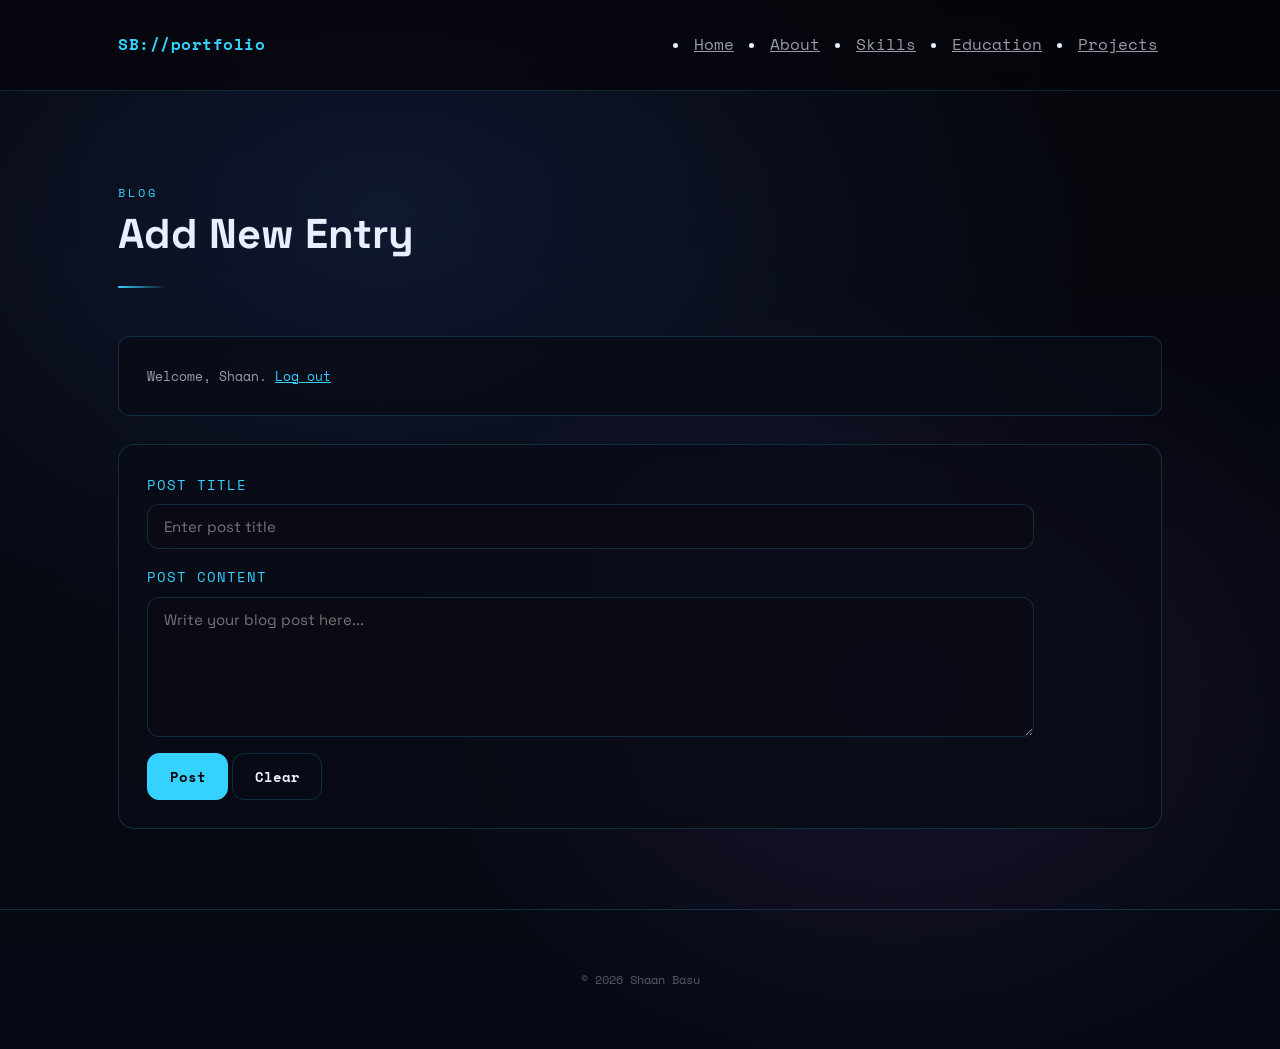
<file: addEntry.html>
<!DOCTYPE html>
<html lang="en">
<head>
  <meta charset="UTF-8" />
  <meta name="viewport" content="width=device-width, initial-scale=1.0" />
  <title>Add Blog Entry — Shaan Basu</title>
  <link rel="stylesheet" href="CSS/reset.css">
  <link rel="stylesheet" href="CSS/styles2.css" />
</head>
<body>
  <header>
    <div class="page-wrap">
      <div class="brand">SB://portfolio</div>
      <nav>
        <ul>
          <li><a href="index.html">Home</a></li>
          <li><a href="index.html#about">About</a></li>
          <li><a href="skills.html">Skills</a></li>
          <li><a href="education.html">Education</a></li>
          <li><a href="portfolio.html">Projects</a></li>
        </ul>
      </nav>
    </div>
  </header>

  <main>
    <section class="section">
      <div class="page-wrap entry-wrap">
        <p class="section-label">Blog</p>
        <h1 id="entry-title" class="section-title">Add New Entry</h1>
        <div class="section-divider"></div>

        <aside class="login-status aside-status">
          <p>Welcome, Shaan. <a href="logout.php">Log out</a></p>
        </aside>

        <div class="glass-card reveal">
          <form action="addPost.php" method="post" id="blogForm">
            <div class="form-group">
              <label for="blogTitle">Post Title</label>
              <input type="text" id="blogTitle" name="title"
                placeholder="Enter post title"
                required minlength="3" />
            </div>
            <div class="form-group">
              <label for="blogContent">Post Content</label>
              <textarea id="blogContent" name="post"
                placeholder="Write your blog post here..."
                required minlength="10"></textarea>
            </div>
            <div class="entry-actions">
              <button type="submit" class="btn btn-primary">Post</button>
              <button type="button" class="btn btn-ghost" id="clearBtn">Clear</button>
            </div>
          </form>
        </div>

      </div>
    </section>
  </main>

  <footer>
    <div class="page-wrap">
      <p class="footer-copy">&copy; 2026 Shaan Basu</p>
    </div>
  </footer>

</body>
</html>
</file>
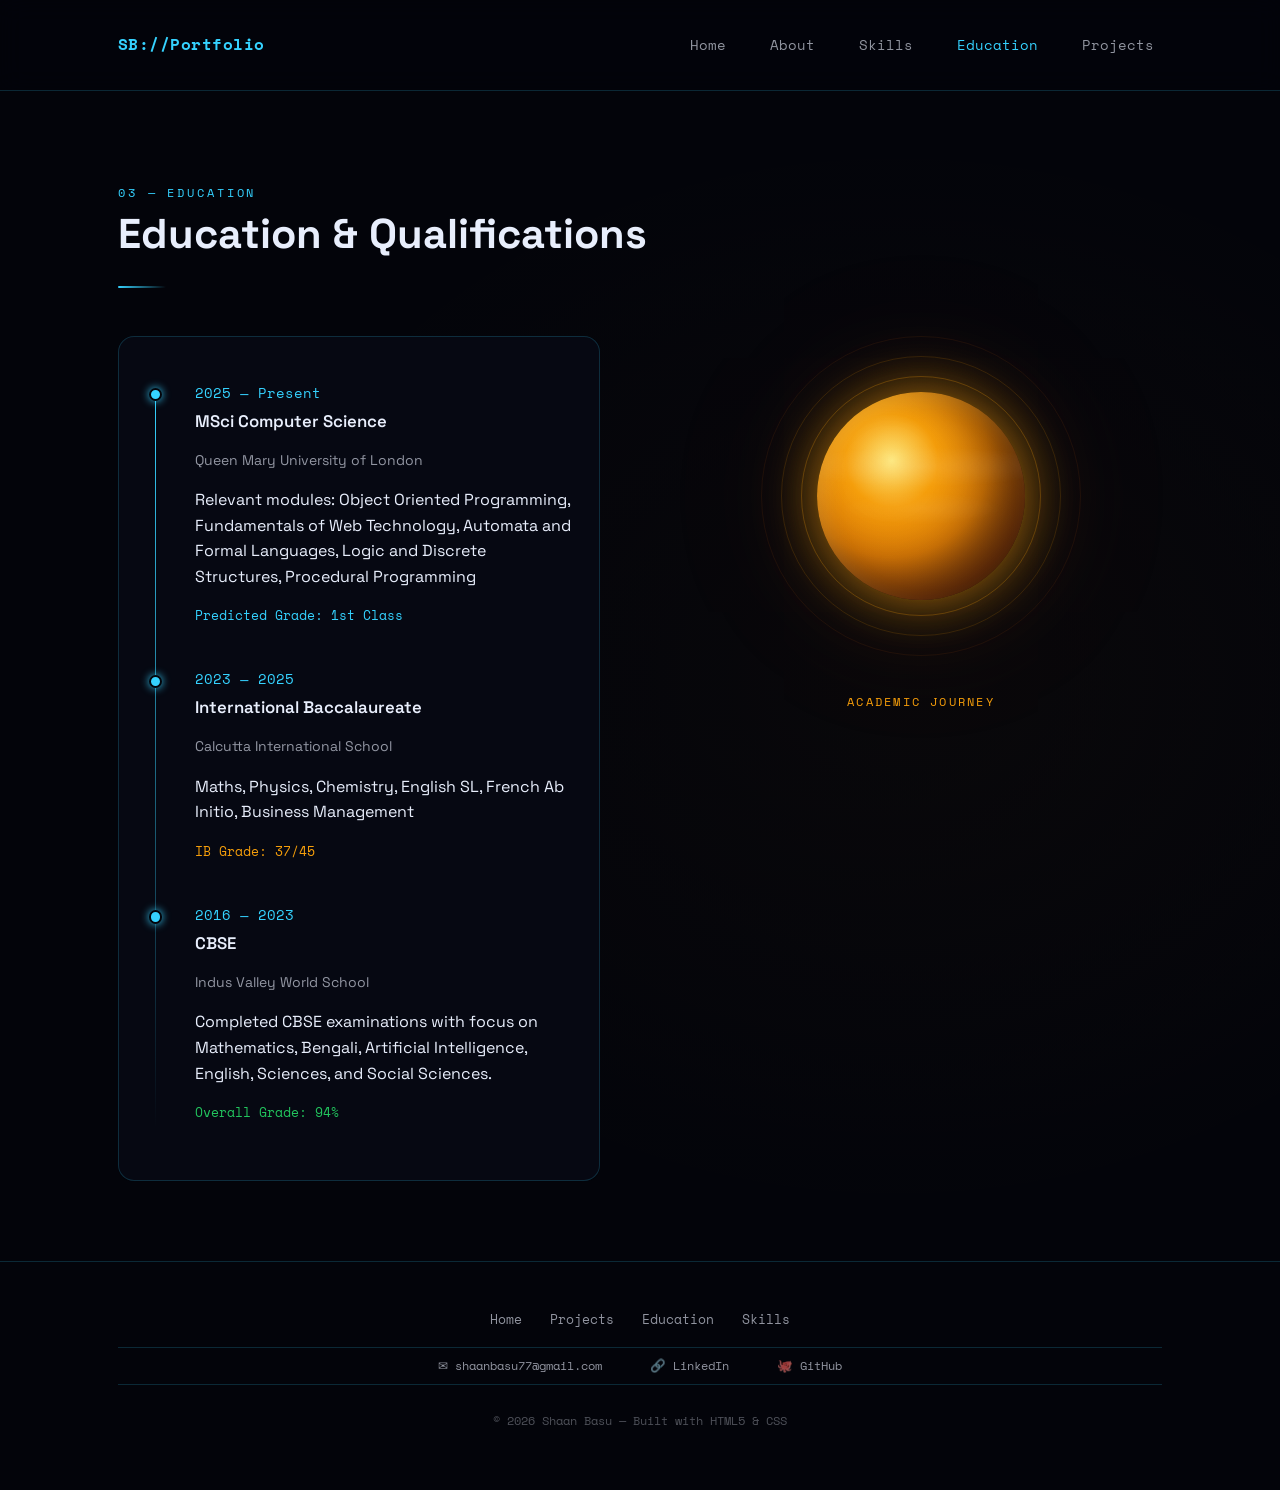
<file: education.html>
<!DOCTYPE html>
<html lang="en">
<head>
  <meta charset="UTF-8">
  <meta name="viewport" content="width=device-width, initial-scale=1.0">
  <link rel="stylesheet" href="CSS/reset.css">
  <link rel="stylesheet" href="CSS/cosmic.css">
  <title>Education — Shaan Basu</title>
</head>
<body>

  <!-- ── Header / Nav ── -->
  <header>
    <div class="page-wrap">
      <div class="brand">SB://Portfolio</div>
      <nav>
        <ul>
          <li><a href="index.html">Home</a></li>
          <li><a href="index.html#about">About</a></li>
          <li><a href="skills.html">Skills</a></li>
          <li><a href="education.html" class="active">Education</a></li>
          <li><a href="portfolio.html">Projects</a></li>
        </ul>
      </nav>
    </div>
  </header>

  <main>

    <!-- ══════════════════════════════════════════════════
         EDUCATION — content · left   |   golden star · right
         ══════════════════════════════════════════════════ -->
    <section class="education-page-hero section">
      <div class="page-wrap" style="width:100%;">

        <p class="section-label">03 — Education</p>
        <h1 class="section-title">Education &amp; Qualifications</h1>
        <div class="section-divider"></div>

        <div class="education-page-layout">

          <!-- LEFT: education content -->
          <div class="education-content-side">

            <div class="glass-card reveal">
              <ol class="timeline">

                <li class="timeline-item">
                  <time class="timeline-date" datetime="2025">2025 — Present</time>
                  <h2 class="timeline-title">MSci Computer Science</h2>
                  <p class="timeline-place">Queen Mary University of London</p>
                  <p>Relevant modules: Object Oriented Programming, Fundamentals of Web Technology,
                     Automata and Formal Languages, Logic and Discrete Structures, Procedural Programming</p>
                  <p style="margin-top:0.5rem;color:var(--cyan);font-family:var(--font-mono);font-size:0.82rem;">
                    Predicted Grade: 1st Class
                  </p>
                </li>

                <li class="timeline-item">
                  <time class="timeline-date" datetime="2023">2023 — 2025</time>
                  <h2 class="timeline-title">International Baccalaureate</h2>
                  <p class="timeline-place">Calcutta International School</p>
                  <p>Maths, Physics, Chemistry, English SL, French Ab Initio, Business Management</p>
                  <p style="margin-top:0.5rem;color:var(--gold);font-family:var(--font-mono);font-size:0.82rem;">
                    IB Grade: 37/45
                  </p>
                </li>

                <li class="timeline-item">
                  <time class="timeline-date" datetime="2016">2016 — 2023</time>
                  <h2 class="timeline-title">CBSE</h2>
                  <p class="timeline-place">Indus Valley World School</p>
                  <p>Completed CBSE examinations with focus on Mathematics, Bengali, Artificial Intelligence,
                     English, Sciences, and Social Sciences.</p>
                  <p style="margin-top:0.5rem;color:var(--green);font-family:var(--font-mono);font-size:0.82rem;">
                    Overall Grade: 94%
                  </p>
                </li>

              </ol>
            </div>

          </div><!-- /education-content-side -->

          <!-- RIGHT: sticky golden planet -->
          <div class="education-planet-side">
            <div class="planet-scene" style="width:20rem;height:20rem;">
              <div class="planet-ring" style="width:15rem;height:15rem;border-color:rgba(245,158,11,0.25);"></div>
              <div class="planet-ring" style="width:17.5rem;height:17.5rem;border-color:rgba(245,158,11,0.14);animation-delay:1.2s;"></div>
              <div class="planet-ring" style="width:20rem;height:20rem;border-color:rgba(249,115,22,0.08);animation-delay:2.4s;"></div>

              <div class="planet planet-education"></div>
            </div>
            <p class="planet-label planet-label-gold">Academic Journey</p>
          </div>

        </div><!-- /education-page-layout -->
      </div><!-- /page-wrap -->
    </section>

  </main>

  <!-- ── Footer ── -->
  <footer>
    <div class="page-wrap">
      <nav class="footer-links">
        <a href="index.html">Home</a>
        <a href="portfolio.html">Projects</a>
        <a href="education.html">Education</a>
        <a href="skills.html">Skills</a>
      </nav>
      <div class="footer-contact">
        <a href="mailto:shaanbasu77@gmail.com" class="footer-contact-link">✉ shaanbasu77@gmail.com</a>
        <a href="https://linkedin.com/in/shaan-basu" class="footer-contact-link" target="_blank" rel="noopener">🔗 LinkedIn</a>
        <a href="https://github.com/ShaanBasu" class="footer-contact-link" target="_blank" rel="noopener">🐙 GitHub</a>
      </div>
      <p class="footer-copy">&copy; 2026 Shaan Basu — Built with HTML5 &amp; CSS</p>
    </div>
  </footer>

  <script src="JS/galaxy.js"></script>
</body>
</html>
</file>
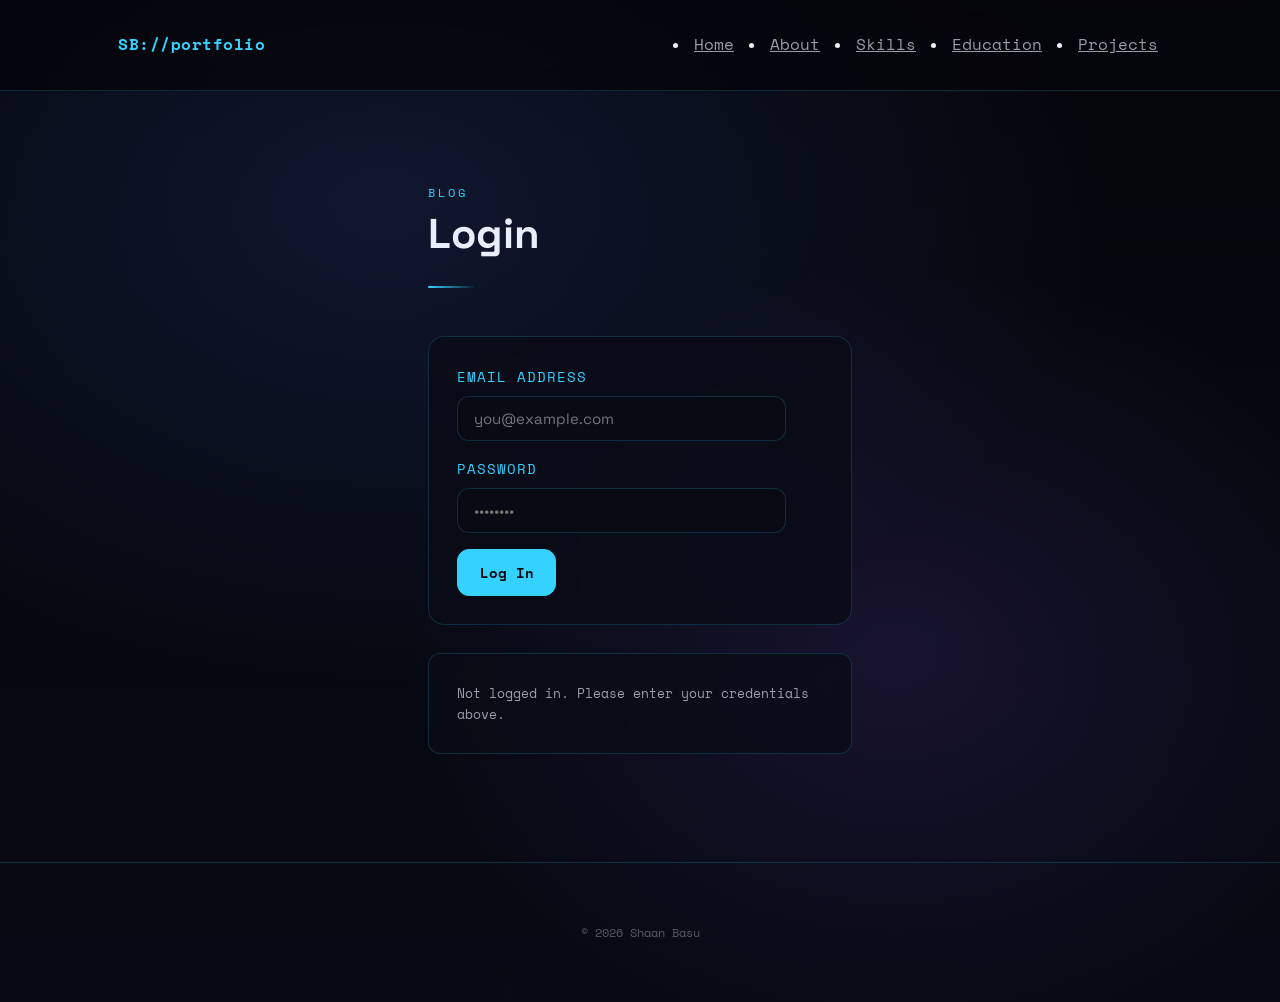
<file: login.html>
<!DOCTYPE html>
<html lang="en">
<head>
  <meta charset="UTF-8" />
  <meta name="viewport" content="width=device-width, initial-scale=1.0" />
  <title>Blog Login — Shaan Basu</title>
  <link rel="stylesheet" href="CSS/reset.css"> 
  <link rel="stylesheet" href="CSS/styles2.css" />
</head>
<body>
  <header>
    <div class="page-wrap">
      <div class="brand">SB://portfolio</div>
      <nav>
        <ul>
          <li><a href="index.html">Home</a></li>
          <li><a href="index.html#about">About</a></li>
          <li><a href="skills.html">Skills</a></li>
          <li><a href="education.html">Education</a></li>
          <li><a href="portfolio.html">Projects</a></li>
        </ul>
      </nav>
    </div>
  </header>

  <main>
    <section class="section">
      <div class="page-wrap login-wrap">
        <p class="section-label">Blog</p>
        <h1 id="login-title" class="section-title">Login</h1>
        <div class="section-divider"></div>

        <div class="glass-card reveal">
          <form action="loginProcess.php" method="post">
            <div class="form-group">
              <label for="email">Email Address</label>
              <input type="email" id="email" name="email"
                placeholder="you@example.com"
                required autocomplete="email" />
            </div>
            <div class="form-group">
              <label for="password">Password</label>
              <input type="password" id="password" name="password"
                placeholder="••••••••"
                required minlength="6" />
            </div>
            <button type="submit" class="btn btn-primary">Log In</button>
          </form>
        </div>

        <aside class="login-status login-status-msg">
          <p>Not logged in. Please enter your credentials above.</p>
        </aside>

      </div>
    </section>
  </main>

  <footer>
    <div class="page-wrap">
      <p class="footer-copy">&copy; 2026 Shaan Basu</p>
    </div>
  </footer>
</body>
</html>
</file>
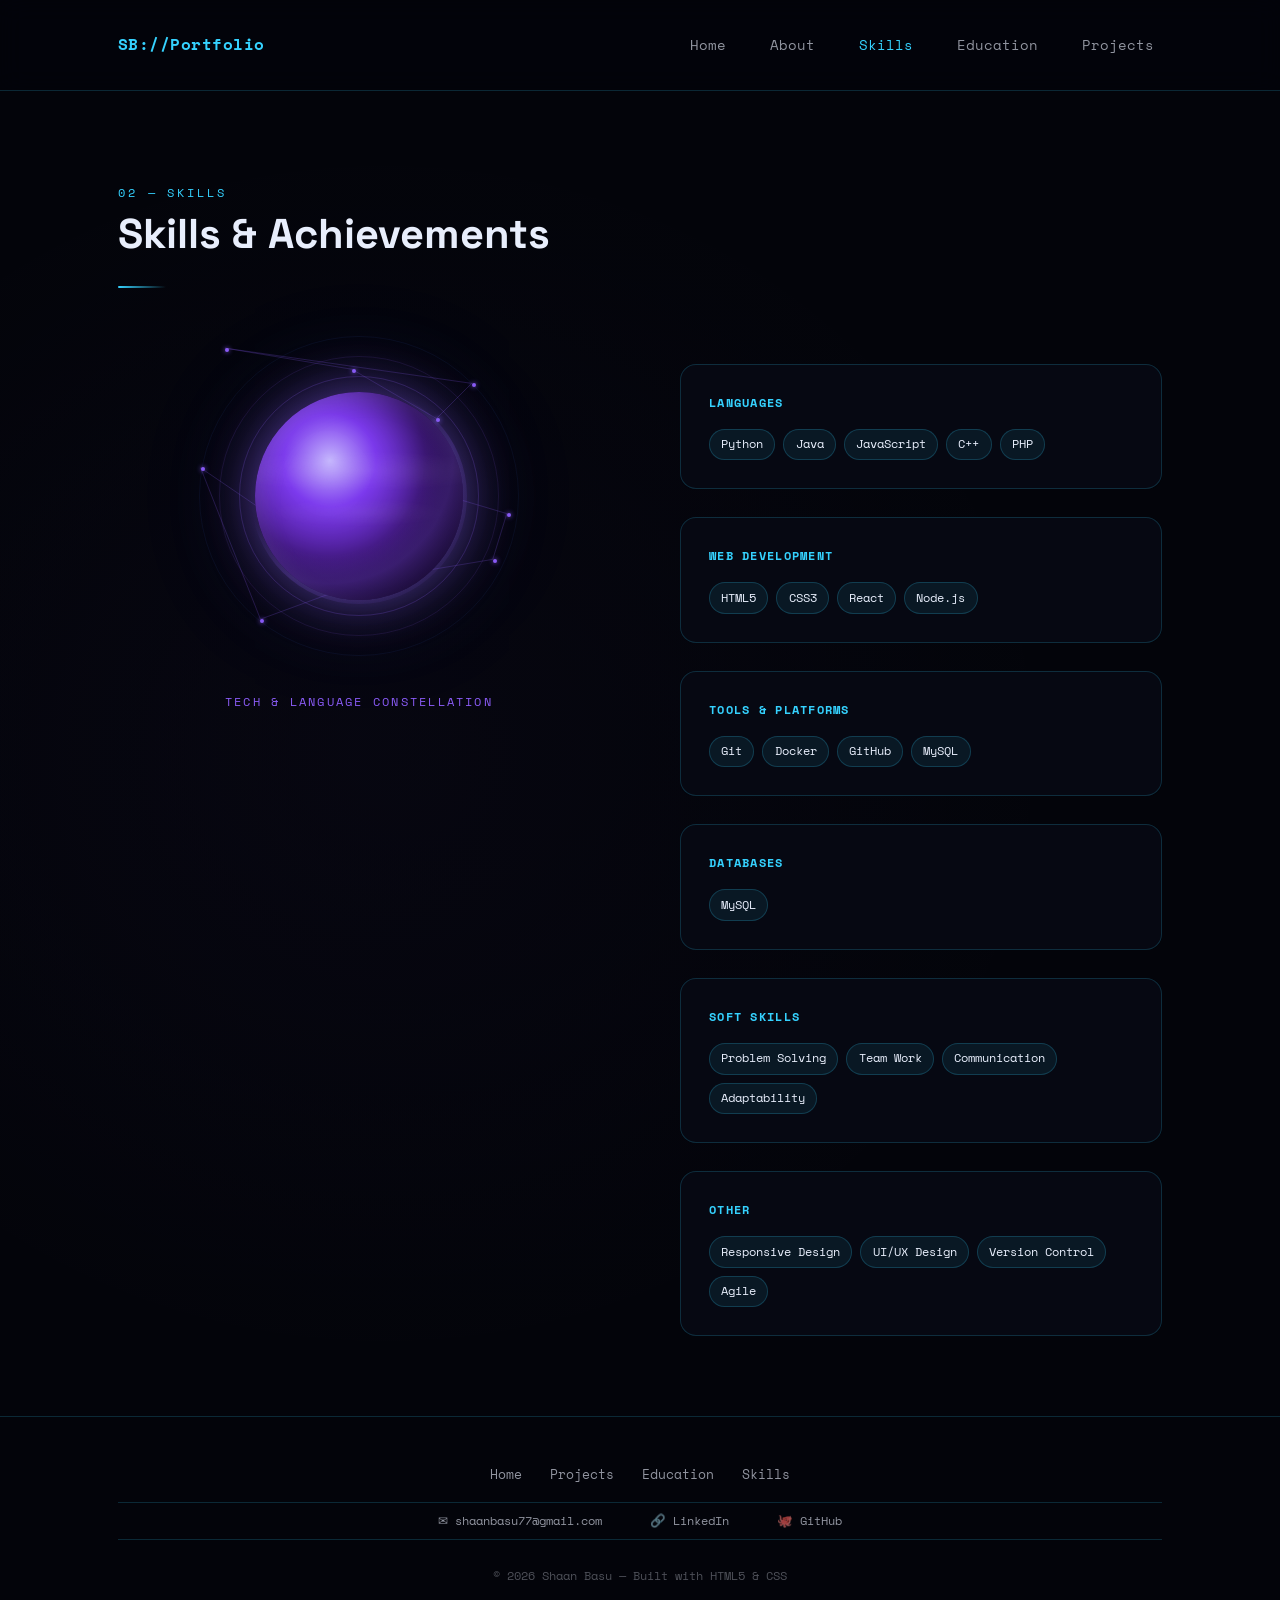
<file: skills.html>
<!DOCTYPE html>
<html lang="en">
<head>
  <meta charset="UTF-8">
  <meta name="viewport" content="width=device-width, initial-scale=1.0">
  <link rel="stylesheet" href="CSS/reset.css">
  <link rel="stylesheet" href="CSS/cosmic.css">
  <title>Skills — Shaan Basu</title>
</head>
<body>

  <!-- ── Header / Nav ── -->
  <header>
    <div class="page-wrap">
      <div class="brand">SB://Portfolio</div>
      <nav>
        <ul>
          <li><a href="index.html">Home</a></li>
          <li><a href="index.html#about">About</a></li>
          <li><a href="skills.html" class="active">Skills</a></li>
          <li><a href="education.html">Education</a></li>
          <li><a href="portfolio.html">Projects</a></li>
        </ul>
      </nav>
    </div>
  </header>

  <main>

    <!-- ══════════════════════════════════════════════════
         SKILLS — purple planet · left   |   content · right
         ══════════════════════════════════════════════════ -->
    <section class="skills-page-hero section">
      <div class="page-wrap" style="width:100%;">

        <p class="section-label">02 — Skills</p>
        <h1 class="section-title">Skills &amp; Achievements</h1>
        <div class="section-divider"></div>

        <div class="skills-page-layout">

          <!-- LEFT: sticky planet -->
          <div class="skills-planet-side">
            <div class="planet-scene" style="width:20rem;height:20rem;">
              <div class="planet-ring" style="width:15rem;height:15rem;border-color:rgba(139,92,246,0.22);"></div>
              <div class="planet-ring" style="width:17.5rem;height:17.5rem;border-color:rgba(139,92,246,0.12);"></div>
              <div class="planet-ring" style="width:20rem;height:20rem;border-color:rgba(79,124,255,0.07);"></div>

              <!-- Constellation dots overlay -->
              <div class="constellation-wrap"></div>

              <div class="planet planet-skills"></div>
            </div>
            <p class="planet-label">Tech &amp; Language Constellation</p>
          </div>

          <!-- RIGHT: skills content -->
          <div class="skills-content-side">

            <article class="glass-card skill-category reveal">
              <h2>Languages</h2>
              <div class="skill-tags">
                <span class="tag">Python</span>
                <span class="tag">Java</span>
                <span class="tag">JavaScript</span>
                <span class="tag">C++</span>
                <span class="tag">PHP</span>
              </div>
            </article>

            <article class="glass-card skill-category reveal">
              <h2>Web Development</h2>
              <div class="skill-tags">
                <span class="tag">HTML5</span>
                <span class="tag">CSS3</span>
                <span class="tag">React</span>
                <span class="tag">Node.js</span>
              </div>
            </article>

            <article class="glass-card skill-category reveal">
              <h2>Tools &amp; Platforms</h2>
              <div class="skill-tags">
                <span class="tag">Git</span>
                <span class="tag">Docker</span>
                <span class="tag">GitHub</span>
                <span class="tag">MySQL</span>
              </div>
            </article>

            <article class="glass-card skill-category reveal">
              <h2>Databases</h2>
              <div class="skill-tags">
                <span class="tag">MySQL</span>
              </div>
            </article>

            <article class="glass-card skill-category reveal">
              <h2>Soft Skills</h2>
              <div class="skill-tags">
                <span class="tag">Problem Solving</span>
                <span class="tag">Team Work</span>
                <span class="tag">Communication</span>
                <span class="tag">Adaptability</span>
              </div>
            </article>

            <article class="glass-card skill-category reveal">
              <h2>Other</h2>
              <div class="skill-tags">
                <span class="tag">Responsive Design</span>
                <span class="tag">UI/UX Design</span>
                <span class="tag">Version Control</span>
                <span class="tag">Agile</span>
              </div>
            </article>

          </div><!-- /skills-content-side -->
        </div><!-- /skills-page-layout -->
      </div><!-- /page-wrap -->
    </section>

  </main>

  <!-- ── Footer ── -->
  <footer>
    <div class="page-wrap">
      <nav class="footer-links">
        <a href="index.html">Home</a>
        <a href="portfolio.html">Projects</a>
        <a href="education.html">Education</a>
        <a href="skills.html">Skills</a>
      </nav>
      <div class="footer-contact">
        <a href="mailto:shaanbasu77@gmail.com" class="footer-contact-link">✉ shaanbasu77@gmail.com</a>
        <a href="https://linkedin.com/in/shaan-basu" class="footer-contact-link" target="_blank" rel="noopener">🔗 LinkedIn</a>
        <a href="https://github.com/ShaanBasu" class="footer-contact-link" target="_blank" rel="noopener">🐙 GitHub</a>
      </div>
      <p class="footer-copy">&copy; 2026 Shaan Basu — Built with HTML5 &amp; CSS</p>
    </div>
  </footer>

  <script src="JS/galaxy.js"></script>
</body>
</html>
</file>
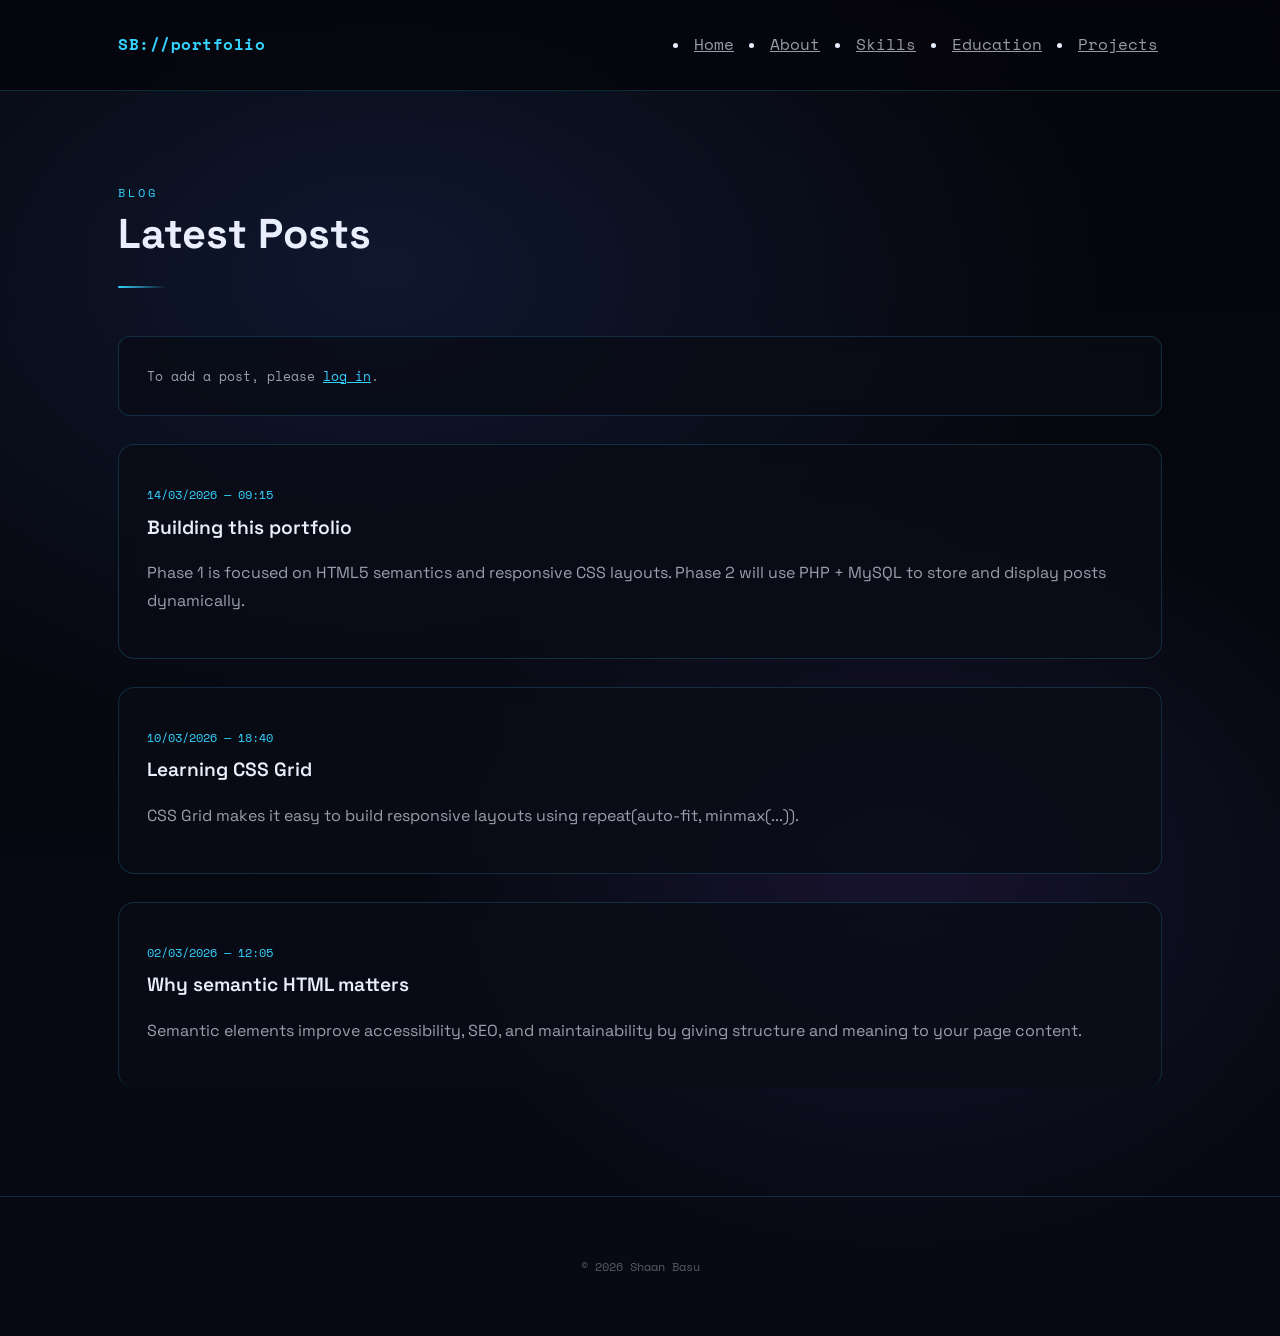
<file: viewBlog.html>
<!DOCTYPE html>
<html lang="en">
<head>
  <meta charset="UTF-8" />
  <meta name="viewport" content="width=device-width, initial-scale=1.0" />
  <title>Blog — Shaan Basu</title>
  <link rel="stylesheet" href="CSS/reset.css">
  <link rel="stylesheet" href="CSS/styles2.css" />
</head>
<body>

  <header>
    <div class="page-wrap">
      <div class="brand">SB://portfolio</div>
      <nav aria-label="Main navigation">
        <ul>
          <li><a href="index.html">Home</a></li>
          <li><a href="index.html#about">About</a></li>
          <li><a href="skills.html">Skills</a></li>
          <li><a href="education.html">Education</a></li>
          <li><a href="portfolio.html">Projects</a></li>
        </ul>
      </nav>
    </div>
  </header>

  <main>
    <section class="section" aria-labelledby="blog-title">
      <div class="page-wrap entry-wrap">
        <p class="section-label">Blog</p>
        <h1 id="blog-title" class="section-title">Latest Posts</h1>
        <div class="section-divider"></div>

        <aside class="login-status aside-status" aria-live="polite">
          <p>To add a post, please <a href="login.html">log in</a>.</p>
        </aside>

        <!-- Most recent first -->
        <article class="blog-entry glass-card reveal">
          <p class="blog-date">14/03/2026 — 09:15</p>
          <h2 class="blog-title">Building this portfolio</h2>
          <p class="blog-body">
            Phase 1 is focused on HTML5 semantics and responsive CSS layouts. Phase 2 will use PHP + MySQL
            to store and display posts dynamically.
          </p>
        </article>

        <article class="blog-entry glass-card reveal">
          <p class="blog-date">10/03/2026 — 18:40</p>
          <h2 class="blog-title">Learning CSS Grid</h2>
          <p class="blog-body">
            CSS Grid makes it easy to build responsive layouts using repeat(auto-fit, minmax(...)).
          </p>
        </article>

        <article class="blog-entry glass-card reveal">
          <p class="blog-date">02/03/2026 — 12:05</p>
          <h2 class="blog-title">Why semantic HTML matters</h2>
          <p class="blog-body">
            Semantic elements improve accessibility, SEO, and maintainability by giving structure and meaning
            to your page content.
          </p>
        </article>

      </div>
    </section>
  </main>

  <footer>
    <div class="page-wrap">
      <p class="footer-copy">&copy; 2026 Shaan Basu</p>
    </div>
  </footer>

</body>
</html>
</file>
<file: CSS/styles2.css>
/* Google Fonts */
/* @ Import is a CSS at rule and is used to import style rules from other valid stylesheets */
@import url('https://fonts.googleapis.com/css2?family=Space+Grotesk:wght@300;400;500;600;700&family=Space+Mono:wght@400;700&display=swap');

/*A CSS pseudo-class element that matches the root element of a tree representing the document.*/
:root{ 
    /* Colours */
    /* background colour */
    --bg: #05060b;
    /* background colour for cards */
    --bg-card: rgba(10, 12, 22, 0.78);

    /* main text colour */
    --ink: #e8eefc;

    /*muted text colour  !!! learn what this does*/
    --ink-muted: rgba(232, 238, 252, 0.65);

    /* cyan */
    --cyan: #35d2ff;

    /* blue */
    --blue: #4f7cff;

    /* purple */
    --purple: #8b5cf6;

    /* border Colour */
    --border:rgba(53, 210, 255, 0.18);

    /* border colour on hover */
    --border-hover: rgba(53, 210, 255, 0.45);


    /* Fonts */
    --font-main: 'Space Grotesk', system-ui,sans-serif;


    /* what do we use this for? */
    --font-mono: 'Space Mono', ui-monospace, monospace;


    /* Spacing scale */
    --sp-xs: 0.25rem;
    --sp-sm: 0.5rem;
    --sp-md: 1rem;
    --sp-lg: 1.75rem;
    --sp-xl: 3rem;
    --sp-2xl: 5rem;

    /* Border radius scale: */
    --radius-sm: 0.5rem;
    --radius-md: 0.75rem;
    --radius-lg: 1rem;

    --radius-pill:62.5rem;


    /* Transition Timings: */
    --ease: 160ms ease;
}


/* BASE CSS FOR THE PAGE */
html{
    scroll-behavior:smooth; /* Note that this property doesnt activate when the user scrolls 
    but when the user clicks on an anchor link that takes them to a diferent part of the page */
    font-size: 1rem;
}

body{
    font-family: var(--font-main);
    background: var(--bg);
    color: var(--ink);
    line-height: 1.6;  /* here the unitless value represents the number being multiplied to the fonts size  */
    overflow-x: hidden; /* this prevents horizontal scrolling when the screen is too small and the content overflows */
    background-image: 
    /* Here we are creating our own image using CSS gradients, 
    we are layering 3 different gradients on top of each other to create a more complex background image. */
    radial-gradient(75rem 50rem at 30% 20%, rgba(79,124,255,0.14), transparent 60%),
    radial-gradient(56.25rem 43.75rem at 70% 65%, rgba(139,92,246,0.13), transparent 55%),
    linear-gradient(180deg, #05060b, #070a14);
}

/* Layout Wrapper: Makes the page content centered with a maximum width */
.page-wrap{
    position: relative;
    z-index: 1; /* this ensures that the content is above the background image */
    max-width: 68.75rem;
    margin: 0 auto;
    padding: 0 var(--sp-lg);
}


/* Header && Nav */
header{
    position: sticky; /* this makes the header stick to the top of the page when the user scrolls down */
    top: 0; /* this is the distance from the top of the page that the header will stick to (which is 0)*/
    z-index: 100; 
    backdrop-filter: blur(0.75rem); /* creates a blur/ opaque view of the background of the header when the header is scrolled down*/
    -webkit-backdrop-filter: blur(0.75rem); /* this is to support the blurring for older versions of search engines especially for safari */
    background-color: rgba(5, 6, 11, 0.82);
    border-bottom: 0.0625rem solid var(--border);
}

/* Aligning the items of the navbar and the logo */
header .page-wrap{
    display: flex;
    align-items: center;
    justify-content: space-between;
    padding-top: var(--sp-md);
    padding-bottom: var(--sp-md);
}

.brand{
    font-family:var(--font-mono);
    font-size: 1rem;
    font-weight: 700; /* sets the boldness of the font*/
    color: var(--cyan);
    letter-spacing: 0.03125rem;;

}

/* Making the navbar items horizontal */
nav ul{
    display: flex;
    gap: var(--sp-lg);
    align-items: center;
}


nav ul li a{
    font-size: 1rem;
    color: var(--ink-muted);
    font-family: var(--font-mono);
    padding: var(--sp-xs);
    border-radius: var(--radius-sm);
    transition: color var(--ease), background var(--ease); /* this makes the color and background change smoothly when the user hovers over them*/
    position: relative;
}

/* This is to create a custome underline for the navbar items*/
nav ul li a::after{
    content: ''; /* this is required to create a pseudo element, it creates an empty element after the anchor tag */
    position: absolute; 
    left: var(--sp-sm);
    right: var(--sp-sm);
    bottom: 0.125rem;
    height: 0.0625rem;
    background: var(--cyan);
    transform: scaleX(0); /* this makes the underline invisible by scaling it down to 0 */
    transform-origin: left; /* this makes the underline appear from the left when the user hovers over the navbar item */
    transition: transform var(--ease); /* this makes the underline appear smoothly when the user hovers over the navbar item */
}

nav ul li a:hover{
    color: var(--ink);
}

nav ul li a:hover::after{
    transform: scaleX(1); /* this makes the underline visible by scaling it up to its original size */
}

nav ul li a.active{ /* this is to style the navbar webpage which is active right now */
    color: var(--cyan);
}


/* Hero Section */
#hero{
    min-height: 100vh; /* this makes the hero section take up the full height of the viewport */
    display:flex;
    flex-direction: column;
    align-items: center;
    justify-content: center;
    text-align: center;
    padding: var(--sp-2xl) 0;
    position: relative;
}


/* Styles and animates the hero kicker class  */
.hero-kicker{
    font-family: var(--font-mono);
    font-size: 0.8125rem;
    color: var(--cyan);
    letter-spacing: 0.125rem;
    text-transform: uppercase;
    margin-bottom: var(--sp-md);
    opacity: 0;
    animation: fadeUp 0.8s ease 0.3s forwards; /* animation between styles Total animation time: 0.8s delay of animation: 0.3s, forwards: keep the final state of the animation(opacity =1) */
}


/* Styles and animated the hero name class */
.hero-name{
    font-size: clamp(2.8rem, 7vw, 5.5 rem); /* clamp basically makes it so that the font size is clamped between 2.8rem, 5.5 rem and the preffered value is 7.5view width*/
    font-weight: 700;
    line-height: 1.05; /* The height of the line is 1.05 multiplied to the font size*/
    letter-spacing: -0.0625rem;
    margin-bottom: var(--sp-md);
    opacity: 0;
    animation: fadeUp 0.8s ease 0.5s forwards;
}

/* Making my name look cool by putting a linear gradient on it */
.hero-name span {
    background: linear-gradient(90deg, var(--cyan), var(--blue), var(--purple));
    -webkit-background-clip: text;
    -webkit-text-fill-color: transparent; /* Makes the texts colour transparent to not affect the gradient */
    background-clip:text; /* Clips the gradient to only the text*/
}

.hero-subtitle{
    font-size:1.15rem;
    color: var(--ink-muted);
    max-width:52ch; /* character width where the size is 52 characters long of the current font size*/
    margin-bottom:var(--sp-xl);
    opacity: 0;
    animation: fadeUp 0.8s ease 0.7s forwards;
}

.hero-actions{
    display: flex;
    gap: var(--sp-md);
    flex-wrap: wrap; /* it allows the items to wrap around in the next line depending on the space */
    justify-content: center;
    opacity: 0;
    animation: fadeUp 0.8s ease 0.9s forwards;
}



/* Button sectionss */
.btn{
    display: inline-flex;
    align-items: center;
    gap: var(--sp-sm);
    padding: 0.75rem 1.35rem;
    border-radius: var(--radius-md);
    font-family: var(--font-mono);
    font-size: 0.875rem;
    font-weight: 700;
    cursor: pointer;
    transition: transform var(--ease), box-shadow var(--ease),
                background var(--ease), border-color var(--ease);
}

.btn-primary{
    background: var(--cyan);
    color: #05060b;
    border: 0.0625rem solid var(--cyan);
}

.btn-primary:hover{
    background: #fff;
    transform: translateY(-0.125rem);
    box-shadow: 0 0.5rem 1.75rem rgba(53, 210, 255, 0.30);
}


.btn-ghost{
    background: transparent;
    color: var(--ink);
    border: 0.0625rem solid var(--border);
}

.btn-ghost:hover{
    border-color: var(--boreder-hover);
    transform: translateY(-0.125rem);
}


/* SECTIONS */
.section{
    padding: var(--sp-2xl) 0;
    position: relative;
}

.section-label{
    font-family: var(--font-mono);
    font-size:0.75rem;
    color: var(--cyan);
    letter-spacing: 0.1875rem;
    text-transform: uppercase;
    margin-bottom: var(--sp-sm);
}

.section-title{
    font-size: clamp(1.8rem, 4vw, 2.6rem);
    font-weight: 700;
    margin-bottom: var(--sp-lg);
    line-height: 1.15;
}

.section-divider{
    width: 3rem;
    height: 0.125rem;
    background: linear-gradient(90deg, var(--cyan), transparent);
    margin-bottom: var(--sp-xl);
    border-radius: var(--radius-pill);
}


/* SECTION HEADER WITH ACTION BUTTON */
.section-header {
    display: flex;
    justify-content: space-between;
    align-items: flex-start;
    gap: var(--sp-lg);
    margin-bottom: var(--sp-lg);
}

.section-header-content {
    flex: 1;
}

.section-header-action {
    flex-shrink: 0;
}


/* Glass Card Styles: basically making the sections a bit more sophisticated */
.glass-card{
    background: var(--bg-card);
    border: 0.0625rem solid var(--border);
    border-radius: var(--radius-lg);
    padding: var(--sp-lg);
    backdrop-filter: blur(0.625rem); /* creates a blurry backghround like a frosted glass*/
    -webkit-backdrop-filter: blur(0.625rem);
    transition: border-color var(--ease), transform var(--ease),
                box-shadow var(--ease); /* sets it so that 
    when a transition happen where the border-color, box0shadow and transform property changes then it will transition with the var(--ease)*/
}

.glass-card:hover{
    border-color: var(--border-hover);
    transform: translateY(-0.1875rem);
    box-shadow:0 1.25rem 3.75rem rgba(53, 210, 255, 0.08);
}

/*LATER When i use js i will use this class to make the glass cards hidden/visible using animations */
.reveal{
    opacity: 1;
    transform:translateY(0);
    transition: opacity 0.6s ease, transform 0.6s ease;
}


/* ABOUT SECTION */
#about .about-grid{
    display: grid;
    grid-template-columns: 1fr 18.75rem; /* fr: fractional unit it takes 1 part of the whole available space */
    gap: var(--sp-xl);
    align-items: center;
}

#about figure img{
    border-radius: var(--radius-lg);
    width: 100%;
    border: 0.0625rem solid var(--border);
}

#about figcaption{
    font-family:var(--font-mono);
    font-size: 0.75rem;
    color: var(--ink-muted);
    margin-top: var(--sp-sm);
    text-align: center;
}

/* SKILLS SECTION */
#skills .skills-grid{
    display: grid;
    grid-template-columns: repeat(auto-fit, minmax(16.25rem, 1fr));
    gap: var(--sp-md);
}

.skill-category h3{
    font-family: var(--font-mono);
    font-size: 0.8125rem;
    color: var(--cyan);
    letter-spacing: 0.09375rem;
    text-transform: uppercase;
    margin-bottom: var(--sp-md);
}

.skill-tags{
    display: flex;
    flex-wrap: wrap;
    gap: var(--sp-sm);
}

.tag{
    font-family: var(--font-mono);
    font-size: 0.75rem;
    padding: 0.375rem 0.75rem;
    border-radius: var(--radius-pill);
    background: rgba(53, 210, 255, 0.08);
    border: 0.0625rem solid rgba(53, 210, 255, 0.20);
    color: var(--ink);
    transition: background var(--ease), border-color var(--ease);
}

.tag:hover{
    background-color: rgba(53, 210, 255, 0.16);
    border-color: rgba(53, 210, 255, 0.40);
}



/* EDUCATION SECTION */
.timeline{
    display: flex;
    flex-direction: column;
    gap: var(--sp-lg);
    position: relative;
    padding-left: var(--sp-xl);
}

/* Creating a timeline line */
.timeline::before{
    content: '';
    position: absolute;
    left: 0.5rem;
    top: 0.5rem;
    bottom: 0.5rem;
    width: 0.0625rem;
    background: linear-gradient(to bottom, var(--cyan), transparent);
}

.timeline-item{
    position: relative;
}


/* Making the bullet points for each timeline item */
.timeline-item::before{
    content: '';
    position: absolute;
    left: calc(-1 * var(--sp-xl) + 0.10rem); /* We use calc to calculate the position to left for each dot of each timeline-item using its padding var(--sp-xl */
    top: 0.5rem;
    width: 0.625rem;
    height: 0.625rem;
    border-radius: 50%;
    background: var(--cyan);
    border: 0.125rem solid var(--bg);
    box-shadow: 0 0 0.5rem var(--cyan);
}

.timeline-date{
    font-family: var(--font-mono);
    font-size: 1rem;
    color: var(--cyan);
    margin-bottom: var(--sp-xs);
}

.timeline-title{
    font-size: 1.0625rem;
    font-weight: 600;
    margin-bottom: var(--sp-xs);
}

.timeline-place{
    font-size: 0.875rem;
    color: var(--ink-muted);
    margin-bottom: var(--sp-sm);
}


/* CONTACT SECTION: Makes the contents of organised in different columns */

 #contact .contact-grid{
    display: grid;
    grid-template-columns: 1fr 1fr;
    gap: var(--sp-xl);
    align-items: start;
 }


 /* Contact Details Section */

.contact-info-heading{
    margin-bottom: var(--sp-md);
    font-size: 1.05rem;
    font-weight: 600;
}

.contact-info-item{
    color: var(--ink-muted);
    margin-bottom: var(--sp-sm);
}


 /* Form Section */
 .form-group{
    display: flex;
    flex-direction: column;
    gap: var(--sp-sm);
    margin-bottom: var(--sp-md);
 }

 .form-group label{
    font-family: var(--font-mono);
    font-size: 0.9rem;
    font-weight: 400;
    color: var(--cyan);
    letter-spacing: 0.0625rem;
    text-transform: uppercase;
 }

 .form-group input, .form-group textarea{
    background: rgba(10, 12, 22, 0.90);
    border: 0.0625rem solid var(--border);
    border-radius: var(--radius-md);
    padding: 0.75rem var(--sp-md);
    color: var(--ink);
    font-size: 0.9375rem;
    font-family: var(--font-main);
    transition: border-color var(--ease), box-shadow var(--ease);
    width: 90%;
 }


 .form-group input:focus, .form-group textarea:focus{
    border-color: var(--cyan);
    box-shadow: 0 0 0 0.1875rem rgba(53, 210, 255, 0.15);
    outline: none;
 }
 
 .form-group textarea{
    resize: vertical;
    min-height: 8.75rem;
 }

 .form-group input:invalid:not(:placeholder-shown){ /* Here we change the border when the input is invalid and there has been something typed */
    border-color: #f87171; ;
 }

/* Here we change the border when the input is valid and there has been something inputted */
 .form-group input:valid:not(:placeholder-shown){
    border-color: #34d399;;
 }


/* ASIDE SECTION */
aside.login-status{
    background: var(--bg-card);
    border: 0.0625rem solid var(--border);
    border-radius: var(--radius-md);
    padding: var(--sp-md) var(--sp-lg);
    backdrop-filter: blur(0.5rem);
    font-family: var(--font-mono);
    font-size: 0.8125rem;
    color: var(--ink-muted);
    margin: var(--sp-lg) auto;
    max-width: 68.75rem;
}

aside.login-status a{
    color: var(--cyan);
}


/* FOOTER SECTION */

footer{
    border-top: 0.0625rem solid var(--border);
    padding: var(--sp-xl) 0;
    text-align: center;
}
footer .page-wrap {
  display: flex;
  flex-direction: column;
  align-items: center;
  gap: var(--sp-md);
}

.footer-links {
  display: flex;
  gap: var(--sp-lg);
}

.footer-links a {
  font-family: var(--font-mono);
  font-size: 0.8125rem;
  color: var(--ink-muted);
  transition: color var(--ease);
}

.footer-links a:hover { color: var(--cyan); }

.footer-copy {
  font-family: var(--font-mono);
  font-size: 0.75rem;
  color: rgba(232, 238, 252, 0.35);
}


/* Blog Entry CSS */
.blog-entry {
  border-bottom: 0.0625rem solid var(--border);
  padding-bottom: var(--sp-lg);
  margin-bottom: var(--sp-lg);
}

.blog-entry:last-of-type { border-bottom: none; }

.blog-date {
  font-family: var(--font-mono);
  font-size: 0.75rem;
  color: var(--cyan);
  margin-bottom: var(--sp-sm);
}

.blog-title {
  font-size: 1.2rem;
  font-weight: 600;
  margin-bottom: var(--sp-sm);
}

.blog-body {
  color: var(--ink-muted);
  line-height: 1.7;
}


/* LOGIN ENTRY Page CSS */
.login-wrap {
  max-width: 30rem;
  margin: 0 auto;
}

.login-status-msg {
  margin-top: var(--sp-md);
}


/* ADD ENTRY FILE */

.entry-action{
    display: flex;
    gap: var(--sp-md);
    flex-wrap: wrap;
}

.aside-status{
    margin-bottom: var(--sp-lg);
}



/* PORTFOLIO SECTION */
#portfolio .projects-grid {
    display: grid;
    grid-template-columns: repeat(auto-fit, minmax(20rem, 1fr));
    gap: var(--sp-lg);
}

.project-card {
    display: flex;
    flex-direction: column;
    justify-content: space-between;
}

.project-title {
    font-size: 1.25rem;
    font-weight: 700;
    margin-bottom: var(--sp-md);
    color: var(--ink);
}

.project-description {
    font-size: 0.9375rem;
    color: var(--ink-muted);
    line-height: 1.6;
    margin-bottom: var(--sp-md);
    flex-grow: 1;
}

.project-tags {
    display: flex;
    flex-wrap: wrap;
    gap: var(--sp-sm);
    margin-bottom: var(--sp-md);
}

.project-links {
    display: flex;
    gap: var(--sp-md);
    flex-wrap: wrap;
}

@keyframes fadeUp {
  from { opacity: 0; transform: translateY(1.25rem); }
  to   { opacity: 1; transform: translateY(0);        }
}
</file>
<file: CSS/cosmic.css>
/* ============================================================
   COSMIC PORTFOLIO — Design System
   Shaan Basu · 2026
   ============================================================ */
@import url('https://fonts.googleapis.com/css2?family=Space+Grotesk:wght@300;400;500;600;700&family=Space+Mono:wght@400;700&display=swap');

/* ─── Variables ──────────────────────────────────────────── */
:root {
  --bg:          #03040a;
  --bg-card:     rgba(8, 10, 20, 0.85);
  --ink:         #e8eefc;
  --ink-muted:   rgba(232, 238, 252, 0.62);
  --cyan:        #35d2ff;
  --blue:        #4f7cff;
  --purple:      #8b5cf6;
  --green:       #22c55e;
  --gold:        #f59e0b;
  --border:      rgba(53, 210, 255, 0.18);
  --border-h:    rgba(53, 210, 255, 0.45);
  --font-main:   'Space Grotesk', system-ui, sans-serif;
  --font-mono:   'Space Mono', ui-monospace, monospace;
  --sp-xs:  0.25rem;
  --sp-sm:  0.5rem;
  --sp-md:  1rem;
  --sp-lg:  1.75rem;
  --sp-xl:  3rem;
  --sp-2xl: 5rem;
  --r-sm:   0.5rem;
  --r-md:   0.75rem;
  --r-lg:   1rem;
  --r-pill: 62.5rem;
  --ease:   160ms ease;
}

/* ─── Base ───────────────────────────────────────────────── */
html { scroll-behavior: smooth; font-size: 1rem; }

body {
  font-family: var(--font-main);
  background: var(--bg);
  color: var(--ink);
  line-height: 1.6;
  overflow-x: hidden;
}

a { text-decoration: none; color: inherit; }

/* ─── Galaxy Canvas Intro ────────────────────────────────── */
#galaxy-canvas {
  position: fixed;
  inset: 0;
  z-index: 9999;
  background: #000;
  transition: opacity 1.4s ease;
}

#galaxy-canvas.fade-out {
  opacity: 0;
  pointer-events: none;
}

#page-content {
  opacity: 0;
  transition: opacity 1.2s ease;
}

#page-content.visible { opacity: 1; }

/* ─── Layout ─────────────────────────────────────────────── */
.page-wrap {
  position: relative;
  z-index: 1;
  max-width: 68.75rem;
  margin: 0 auto;
  padding: 0 var(--sp-lg);
}

/* ─── Header / Nav ───────────────────────────────────────── */
header {
  position: sticky;
  top: 0;
  z-index: 200;
  backdrop-filter: blur(0.75rem);
  -webkit-backdrop-filter: blur(0.75rem);
  background: rgba(3, 4, 10, 0.90);
  border-bottom: 1px solid var(--border);
}

header .page-wrap {
  display: flex;
  align-items: center;
  justify-content: space-between;
  padding-top: var(--sp-md);
  padding-bottom: var(--sp-md);
}

.brand {
  font-family: var(--font-mono);
  font-size: 1rem;
  font-weight: 700;
  color: var(--cyan);
  letter-spacing: 0.03rem;
}

nav ul {
  display: flex;
  gap: var(--sp-lg);
  align-items: center;
  list-style: none;
}

nav ul li a {
  font-size: 0.875rem;
  color: var(--ink-muted);
  font-family: var(--font-mono);
  padding: var(--sp-xs) var(--sp-sm);
  border-radius: var(--r-sm);
  transition: color var(--ease);
  position: relative;
}

nav ul li a::after {
  content: '';
  position: absolute;
  left: var(--sp-sm);
  right: var(--sp-sm);
  bottom: 0.1rem;
  height: 1px;
  background: var(--cyan);
  transform: scaleX(0);
  transform-origin: left;
  transition: transform var(--ease);
}

nav ul li a:hover { color: var(--ink); }
nav ul li a:hover::after { transform: scaleX(1); }
nav ul li a.active { color: var(--cyan); }

/* ─── Buttons ────────────────────────────────────────────── */
.btn {
  display: inline-flex;
  align-items: center;
  gap: var(--sp-sm);
  padding: 0.75rem 1.4rem;
  border-radius: var(--r-md);
  font-family: var(--font-mono);
  font-size: 0.875rem;
  font-weight: 700;
  cursor: pointer;
  transition: transform var(--ease), box-shadow var(--ease),
              background var(--ease), border-color var(--ease), color var(--ease);
  border: none;
}

.btn-primary {
  background: var(--cyan);
  color: #03040a;
  border: 1px solid var(--cyan);
}

.btn-primary:hover {
  background: #fff;
  transform: translateY(-2px);
  box-shadow: 0 8px 28px rgba(53, 210, 255, 0.35);
}

.btn-ghost {
  background: transparent;
  color: var(--ink);
  border: 1px solid var(--border);
}

.btn-ghost:hover {
  border-color: var(--border-h);
  transform: translateY(-2px);
  color: var(--cyan);
}

/* ─── Section Basics ─────────────────────────────────────── */
.section { padding: var(--sp-2xl) 0; position: relative; }

.section-label {
  font-family: var(--font-mono);
  font-size: 0.75rem;
  color: var(--cyan);
  letter-spacing: 0.18rem;
  text-transform: uppercase;
  margin-bottom: var(--sp-sm);
}

.section-title {
  font-size: clamp(1.8rem, 4vw, 2.6rem);
  font-weight: 700;
  margin-bottom: var(--sp-lg);
  line-height: 1.15;
}

.section-divider {
  width: 3rem;
  height: 2px;
  background: linear-gradient(90deg, var(--cyan), transparent);
  margin-bottom: var(--sp-xl);
  border-radius: var(--r-pill);
}

.section-header {
  display: flex;
  justify-content: space-between;
  align-items: flex-start;
  gap: var(--sp-lg);
  margin-bottom: var(--sp-lg);
}

.section-header-content { flex: 1; }
.section-header-action { flex-shrink: 0; padding-top: 0.25rem; }

/* ─── Glass Cards ────────────────────────────────────────── */
.glass-card {
  background: var(--bg-card);
  border: 1px solid var(--border);
  border-radius: var(--r-lg);
  padding: var(--sp-lg);
  backdrop-filter: blur(10px);
  -webkit-backdrop-filter: blur(10px);
  transition: border-color var(--ease), transform var(--ease), box-shadow var(--ease);
}

.glass-card:hover {
  border-color: var(--border-h);
  transform: translateY(-3px);
  box-shadow: 0 20px 60px rgba(53, 210, 255, 0.08);
}

/* ─── Tags ───────────────────────────────────────────────── */
.tag {
  font-family: var(--font-mono);
  font-size: 0.72rem;
  padding: 0.35rem 0.7rem;
  border-radius: var(--r-pill);
  background: rgba(53, 210, 255, 0.08);
  border: 1px solid rgba(53, 210, 255, 0.2);
  color: var(--ink);
  transition: background var(--ease), border-color var(--ease);
  display: inline-block;
}

.tag:hover {
  background: rgba(53, 210, 255, 0.16);
  border-color: rgba(53, 210, 255, 0.4);
}

/* ─── Scroll Reveal ──────────────────────────────────────── */
.reveal {
  opacity: 0;
  transform: translateY(2rem);
  transition: opacity 0.9s ease, transform 0.9s ease;
}

.reveal.visible {
  opacity: 1;
  transform: translateY(0);
}

/* ─── HERO SECTION ───────────────────────────────────────── */
#hero {
  min-height: 100vh;
  display: flex;
  flex-direction: column;
  align-items: center;
  justify-content: center;
  text-align: center;
  padding: var(--sp-2xl) 0 var(--sp-xl);
  position: relative;
  overflow: hidden;
}

/* Static starfield background for hero */
#hero-stars {
  position: absolute;
  inset: 0;
  z-index: 0;
  pointer-events: none;
  width: 100%;
  height: 100%;
}

.hero-inner {
  display: flex;
  flex-direction: column;
  align-items: center;
  gap: var(--sp-xl);
  position: relative;
  z-index: 2;
}

/* ─── Planet Base ────────────────────────────────────────── */
.planet {
  border-radius: 50%;
  position: relative;
  animation: float 7s ease-in-out infinite;
  flex-shrink: 0;
}

@keyframes float {
  0%,100% { transform: translateY(0) rotate(0deg); }
  33%     { transform: translateY(-0.9rem) rotate(0.5deg); }
  66%     { transform: translateY(-0.4rem) rotate(-0.5deg); }
}

/* Pulse ring wrapper */
.planet-scene {
  position: relative;
  display: flex;
  align-items: center;
  justify-content: center;
  width: 24rem;
  height: 24rem;
}

/* Concentric pulse rings */
.planet-ring {
  position: absolute;
  border-radius: 50%;
  pointer-events: none;
  animation: pulse-ring 5s ease-in-out infinite;
}

.planet-ring:nth-child(1) {
  width: 18rem; height: 18rem;
  border: 1px solid rgba(53, 210, 255, 0.22);
  animation-delay: 0s;
}
.planet-ring:nth-child(2) {
  width: 21rem; height: 21rem;
  border: 1px solid rgba(79, 124, 255, 0.14);
  animation-delay: 1.5s;
}
.planet-ring:nth-child(3) {
  width: 24rem; height: 24rem;
  border: 1px solid rgba(139, 92, 246, 0.09);
  animation-delay: 3s;
}

@keyframes pulse-ring {
  0%,100% { opacity: 0.5; transform: scale(1); }
  50%     { opacity: 1;   transform: scale(1.03); }
}

/* ─── Hero / Earth Planet ────────────────────────────────── */
.planet-hero {
  width: 15rem;
  height: 15rem;
  background: radial-gradient(circle at 36% 33%,
    #7dd3fc 0%,
    #2d8fe0 18%,
    #1a5db5 44%,
    #0d3878 68%,
    #061a40 100%);
  box-shadow:
    inset -2.2rem -1.6rem 3.5rem rgba(0,0,0,0.55),
    inset 0.6rem 0.6rem 1.5rem rgba(125,211,252,0.12),
    0 0 3rem   rgba(53, 210, 255, 0.38),
    0 0 7rem   rgba(53, 210, 255, 0.14),
    0 0 12rem  rgba(79, 124, 255, 0.08);
}

/* Cloud/continent bands */
.planet-hero::before {
  content: '';
  position: absolute;
  inset: 0;
  border-radius: 50%;
  background:
    radial-gradient(ellipse 80% 12% at 50% 32%, rgba(255,255,255,0.08) 0%, transparent 100%),
    radial-gradient(ellipse 55% 8%  at 50% 55%, rgba(255,255,255,0.06) 0%, transparent 100%),
    radial-gradient(ellipse 38% 18% at 28% 46%, rgba(34,197,94,0.14)   0%, transparent 100%),
    radial-gradient(ellipse 25% 14% at 68% 38%, rgba(34,197,94,0.10)   0%, transparent 100%);
}

/* Atmosphere rim */
.planet-hero::after {
  content: '';
  position: absolute;
  inset: -3px;
  border-radius: 50%;
  background: radial-gradient(circle at 36% 33%,
    transparent 48%,
    rgba(53,210,255,0.18) 60%,
    rgba(53,210,255,0.08) 75%,
    transparent 100%);
}

/* ─── Vine SVGs on Planet ────────────────────────────────── */
.vine-left, .vine-right {
  position: absolute;
  bottom: 20%;
  pointer-events: none;
  overflow: visible;
}

.vine-left  { left: -0.5rem;  transform: translateX(-100%); }
.vine-right { right: -0.5rem; transform: translateX(100%) scaleX(-1); }

.vine-svg { width: 7rem; height: 9rem; overflow: visible; }

.vine-path-draw {
  stroke-dasharray: 300;
  stroke-dashoffset: 300;
  animation: draw-vine 1.8s cubic-bezier(0.4,0,0.2,1) 3.8s forwards;
}

@keyframes draw-vine {
  to { stroke-dashoffset: 0; }
}

.vine-leaf {
  opacity: 0;
  transform-origin: center;
}
.vine-leaf:nth-child(2) { animation: leaf-bloom 0.4s ease 4.5s forwards; }
.vine-leaf:nth-child(3) { animation: leaf-bloom 0.4s ease 4.9s forwards; }
.vine-leaf:nth-child(4) { animation: leaf-bloom 0.4s ease 5.2s forwards; }
.vine-leaf:nth-child(5) { animation: leaf-bloom 0.4s ease 5.5s forwards; }

@keyframes leaf-bloom {
  from { opacity: 0; transform: scale(0) rotate(-20deg); }
  to   { opacity: 0.85; transform: scale(1) rotate(0deg); }
}

/* ─── Hero Text ──────────────────────────────────────────── */
.hero-text { max-width: 50rem; }

.hero-kicker {
  font-family: var(--font-mono);
  font-size: 0.8rem;
  color: var(--cyan);
  letter-spacing: 0.14rem;
  text-transform: uppercase;
  margin-bottom: var(--sp-md);
  opacity: 0;
  animation: fadeUp 0.8s ease 0.2s forwards;
}

.hero-name {
  font-size: clamp(2.5rem, 7vw, 5rem);
  font-weight: 700;
  line-height: 1.05;
  letter-spacing: -0.04rem;
  margin-bottom: var(--sp-md);
  opacity: 0;
  animation: fadeUp 0.8s ease 0.4s forwards;
}

.hero-name span {
  background: linear-gradient(90deg, var(--cyan), var(--blue), var(--purple));
  -webkit-background-clip: text;
  -webkit-text-fill-color: transparent;
  background-clip: text;
}

.hero-subtitle {
  font-size: 1.1rem;
  color: var(--ink-muted);
  max-width: 50ch;
  margin: 0 auto var(--sp-xl);
  opacity: 0;
  animation: fadeUp 0.8s ease 0.6s forwards;
}

.hero-actions {
  display: flex;
  gap: var(--sp-md);
  flex-wrap: wrap;
  justify-content: center;
  opacity: 0;
  animation: fadeUp 0.8s ease 0.8s forwards;
}

@keyframes fadeUp {
  from { opacity: 0; transform: translateY(1.2rem); }
  to   { opacity: 1; transform: translateY(0); }
}

/* Scroll hint */
.scroll-hint {
  position: absolute;
  bottom: 1.8rem;
  left: 50%;
  transform: translateX(-50%);
  display: flex;
  flex-direction: column;
  align-items: center;
  gap: 0.4rem;
  opacity: 0;
  animation: fadeIn 1s ease 2s forwards;
  pointer-events: none;
}

@keyframes fadeIn {
  to { opacity: 0.55; }
}

.scroll-hint-text {
  font-family: var(--font-mono);
  font-size: 0.65rem;
  color: var(--ink-muted);
  letter-spacing: 0.12rem;
  text-transform: uppercase;
}

.scroll-hint-arrow {
  width: 1.1rem;
  height: 1.1rem;
  border-right: 2px solid var(--cyan);
  border-bottom: 2px solid var(--cyan);
  transform: rotate(45deg);
  animation: bounce-arr 2.2s ease-in-out infinite;
}

@keyframes bounce-arr {
  0%,100% { transform: rotate(45deg) translateY(0); }
  50%      { transform: rotate(45deg) translateY(5px); }
}

/* ─── Page-wide scroll vine ──────────────────────────────── */
#vine-track {
  position: absolute;
  left: 0;
  top: 0;
  width: 50px;
  pointer-events: none;
  z-index: 0;
  overflow: visible;
}

#main-vine {
  fill: none;
  stroke: #22c55e;
  stroke-width: 1.8;
  stroke-linecap: round;
  opacity: 0.35;
  transition: stroke-dashoffset 0.05s linear;
}

/* ─── Section colour washes ──────────────────────────────── */
#about    { background: radial-gradient(ellipse 80% 60% at 50% 50%, rgba(34,197,94,0.04), transparent 70%); }
#skills   { background: radial-gradient(ellipse 80% 60% at 50% 50%, rgba(139,92,246,0.05), transparent 70%); }
#education{ background: radial-gradient(ellipse 80% 60% at 50% 50%, rgba(245,158,11,0.04), transparent 70%); }
#projects { background: radial-gradient(ellipse 80% 60% at 50% 50%, rgba(249,115,22,0.04), transparent 70%); }
#contact  { background: radial-gradient(ellipse 80% 60% at 50% 50%, rgba(53,210,255,0.04), transparent 70%); }

/* ─── About section ──────────────────────────────────────── */
#about .about-grid {
  display: grid;
  grid-template-columns: 1fr 17rem;
  gap: var(--sp-xl);
  align-items: center;
}

#about figure img {
  border-radius: var(--r-lg);
  width: 100%;
  border: 1px solid var(--border);
  display: block;
}

#about figcaption {
  font-family: var(--font-mono);
  font-size: 0.72rem;
  color: var(--ink-muted);
  margin-top: var(--sp-sm);
  text-align: center;
}

/* ─── Skills section ──────────────────────────────────────── */
.skills-grid {
  display: grid;
  grid-template-columns: repeat(auto-fit, minmax(15rem, 1fr));
  gap: var(--sp-md);
}

.skill-category h2,
.skill-category h3 {
  font-family: var(--font-mono);
  font-size: 0.78rem;
  color: var(--cyan);
  letter-spacing: 0.08rem;
  text-transform: uppercase;
  margin-bottom: var(--sp-md);
}

.skill-tags { display: flex; flex-wrap: wrap; gap: var(--sp-sm); }

/* ─── Timeline (Education) ───────────────────────────────── */
.timeline {
  display: flex;
  flex-direction: column;
  gap: var(--sp-lg);
  position: relative;
  padding-left: var(--sp-xl);
  list-style: none;
}

.timeline::before {
  content: '';
  position: absolute;
  left: 0.5rem;
  top: 0.5rem;
  bottom: 0.5rem;
  width: 1px;
  background: linear-gradient(to bottom, var(--cyan), transparent);
}

.timeline-item { position: relative; }

.timeline-item::before {
  content: '';
  position: absolute;
  left: calc(-1 * var(--sp-xl) + 0.1rem);
  top: 0.45rem;
  width: 0.6rem;
  height: 0.6rem;
  border-radius: 50%;
  background: var(--cyan);
  border: 2px solid var(--bg);
  box-shadow: 0 0 0.5rem var(--cyan);
}

.timeline-date {
  display: block;
  font-family: var(--font-mono);
  font-size: 0.9rem;
  color: var(--cyan);
  margin-bottom: var(--sp-xs);
}

.timeline-title {
  font-size: 1.05rem;
  font-weight: 600;
  margin-bottom: var(--sp-xs);
}

.timeline-place {
  font-size: 0.875rem;
  color: var(--ink-muted);
  margin-bottom: var(--sp-sm);
}

/* ─── Projects grid (index preview) ──────────────────────── */
.projects-grid {
  display: grid;
  grid-template-columns: repeat(auto-fit, minmax(20rem, 1fr));
  gap: var(--sp-lg);
}

.project-card {
  display: flex;
  flex-direction: column;
}

.project-title {
  font-size: 1.15rem;
  font-weight: 700;
  margin-bottom: var(--sp-sm);
  color: var(--ink);
}

.project-description {
  font-size: 0.92rem;
  color: var(--ink-muted);
  line-height: 1.65;
  margin-bottom: var(--sp-md);
  flex-grow: 1;
}

.project-tags {
  display: flex;
  flex-wrap: wrap;
  gap: var(--sp-sm);
  margin-bottom: var(--sp-md);
}

.project-links {
  display: flex;
  gap: var(--sp-md);
  flex-wrap: wrap;
  margin-top: auto;
}

/* ─── Contact section ────────────────────────────────────── */
.contact-creds {
  display: grid;
  grid-template-columns: repeat(auto-fit, minmax(16rem, 1fr));
  gap: var(--sp-lg);
  margin-top: var(--sp-lg);
}

.cred-card {
  display: flex;
  flex-direction: column;
  align-items: center;
  gap: var(--sp-sm);
  padding: var(--sp-xl) var(--sp-lg);
  background: var(--bg-card);
  border: 1px solid var(--border);
  border-radius: var(--r-lg);
  backdrop-filter: blur(10px);
  -webkit-backdrop-filter: blur(10px);
  text-decoration: none;
  color: inherit;
  transition: border-color var(--ease), transform var(--ease), box-shadow var(--ease);
  text-align: center;
}

.cred-card:hover {
  border-color: var(--border-h);
  transform: translateY(-4px);
  box-shadow: 0 20px 60px rgba(53, 210, 255, 0.1);
  color: var(--ink);
}

.cred-icon {
  font-size: 2rem;
  line-height: 1;
}

.cred-label {
  font-family: var(--font-mono);
  font-size: 0.72rem;
  color: var(--cyan);
  letter-spacing: 0.14rem;
  text-transform: uppercase;
}

.cred-value {
  font-size: 0.92rem;
  color: var(--ink-muted);
  overflow-wrap: break-word;
  word-break: break-word;
}

/* ─── Footer ─────────────────────────────────────────────── */
footer {
  border-top: 1px solid var(--border);
  padding: var(--sp-xl) 0;
  text-align: center;
}

footer .page-wrap {
  display: flex;
  flex-direction: column;
  align-items: center;
  gap: var(--sp-md);
}

.footer-links { display: flex; gap: var(--sp-lg); flex-wrap: wrap; justify-content: center; }

.footer-links a {
  font-family: var(--font-mono);
  font-size: 0.8rem;
  color: var(--ink-muted);
  transition: color var(--ease);
}

.footer-links a:hover { color: var(--cyan); }

.footer-contact {
  display: flex;
  gap: var(--sp-xl);
  flex-wrap: wrap;
  justify-content: center;
  align-items: center;
  padding: var(--sp-sm) 0;
  border-top: 1px solid var(--border);
  border-bottom: 1px solid var(--border);
  width: 100%;
}

.footer-contact-link {
  font-family: var(--font-mono);
  font-size: 0.78rem;
  color: var(--ink-muted);
  transition: color var(--ease);
  text-decoration: none;
}

.footer-contact-link:hover { color: var(--cyan); }

.footer-copy {
  font-family: var(--font-mono);
  font-size: 0.72rem;
  color: rgba(232, 238, 252, 0.32);
}

/* ══════════════════════════════════════════════════════════
   SKILLS PAGE — planet left · content right
   ══════════════════════════════════════════════════════════ */
.skills-page-hero {
  min-height: 100vh;
  display: flex;
  align-items: center;
  padding: var(--sp-2xl) 0;
  position: relative;
  overflow: hidden;
  background: radial-gradient(ellipse 80% 70% at 30% 50%, rgba(139,92,246,0.08), transparent 65%);
}

.skills-page-layout {
  display: grid;
  grid-template-columns: 1fr 1fr;
  gap: var(--sp-2xl);
  align-items: start;
  width: 100%;
}

.skills-planet-side {
  position: sticky;
  top: 6rem;
  display: flex;
  flex-direction: column;
  align-items: center;
  gap: var(--sp-lg);
}

.planet-label {
  font-family: var(--font-mono);
  font-size: 0.75rem;
  color: var(--purple);
  letter-spacing: 0.14rem;
  text-transform: uppercase;
  margin-top: var(--sp-sm);
}

.skills-content-side {
  display: flex;
  flex-direction: column;
  gap: var(--sp-lg);
  padding-top: var(--sp-lg);
}

/* Purple tech planet */
.planet-skills {
  width: 13rem;
  height: 13rem;
  background: radial-gradient(circle at 36% 33%,
    #c4b5fd 0%,
    #7c3aed 24%,
    #4c1d95 52%,
    #2e1065 76%,
    #130720 100%);
  box-shadow:
    inset -2rem -1.4rem 3rem rgba(0,0,0,0.55),
    inset 0.5rem 0.5rem 1.2rem rgba(196,181,253,0.12),
    0 0 3rem rgba(139, 92, 246, 0.5),
    0 0 6rem rgba(139, 92, 246, 0.18),
    0 0 10rem rgba(79, 124, 255, 0.08);
}

.planet-skills::before {
  content: '';
  position: absolute;
  inset: 0;
  border-radius: 50%;
  background:
    radial-gradient(ellipse 70% 10% at 50% 38%, rgba(255,255,255,0.07) 0%, transparent 100%),
    radial-gradient(ellipse 45% 7% at 50% 58%, rgba(255,255,255,0.05) 0%, transparent 100%);
}

.planet-skills::after {
  content: '';
  position: absolute;
  inset: -4px;
  border-radius: 50%;
  background: radial-gradient(circle at 36% 33%,
    transparent 48%,
    rgba(139,92,246,0.2) 62%,
    rgba(139,92,246,0.08) 76%,
    transparent 100%);
}

/* Constellation dots */
.constellation-wrap {
  position: absolute;
  width: 22rem;
  height: 22rem;
  pointer-events: none;
}

.c-dot {
  position: absolute;
  width: 4px;
  height: 4px;
  border-radius: 50%;
  background: var(--purple);
  box-shadow: 0 0 5px var(--purple);
  animation: twinkle 3s ease-in-out infinite;
}

.c-line {
  position: absolute;
  background: rgba(139,92,246,0.25);
  height: 1px;
  transform-origin: left center;
}

@keyframes twinkle {
  0%,100% { opacity: 0.35; transform: scale(1); }
  50%     { opacity: 1;    transform: scale(1.6); }
}

/* ══════════════════════════════════════════════════════════
   EDUCATION PAGE — planet right · timeline left
   ══════════════════════════════════════════════════════════ */
.education-page-hero {
  min-height: 100vh;
  display: flex;
  align-items: center;
  padding: var(--sp-2xl) 0;
  position: relative;
  overflow: hidden;
  background: radial-gradient(ellipse 80% 70% at 70% 50%, rgba(245,158,11,0.07), transparent 65%);
}

.education-page-layout {
  display: grid;
  grid-template-columns: 1fr 1fr;
  gap: var(--sp-2xl);
  align-items: start;
  width: 100%;
}

.education-content-side {
  display: flex;
  flex-direction: column;
  gap: var(--sp-lg);
}

.education-planet-side {
  position: sticky;
  top: 6rem;
  display: flex;
  flex-direction: column;
  align-items: center;
  gap: var(--sp-lg);
}

/* Golden star planet */
.planet-education {
  width: 13rem;
  height: 13rem;
  background: radial-gradient(circle at 36% 33%,
    #fef08a 0%,
    #f59e0b 24%,
    #d97706 50%,
    #92400e 74%,
    #3a1500 100%);
  box-shadow:
    inset -2rem -1.4rem 3rem rgba(0,0,0,0.45),
    inset 0.5rem 0.5rem 1.2rem rgba(254,240,138,0.18),
    0 0 3rem rgba(245, 158, 11, 0.55),
    0 0 6rem rgba(245, 158, 11, 0.22),
    0 0 12rem rgba(249, 115, 22, 0.1);
}

.planet-education::before {
  content: '';
  position: absolute;
  inset: 0;
  border-radius: 50%;
  background:
    radial-gradient(ellipse 65% 10% at 50% 36%, rgba(255,255,255,0.1) 0%, transparent 100%),
    radial-gradient(ellipse 40% 8% at 50% 56%, rgba(255,255,255,0.07) 0%, transparent 100%);
}

.planet-education::after {
  content: '';
  position: absolute;
  inset: -6px;
  border-radius: 50%;
  background: radial-gradient(circle, rgba(245,158,11,0.18) 0%, transparent 70%);
  animation: star-pulse 3.5s ease-in-out infinite;
}

@keyframes star-pulse {
  0%,100% { transform: scale(1); opacity: 0.7; }
  50%     { transform: scale(1.18); opacity: 1; }
}

.planet-label-gold { color: var(--gold); }

/* ══════════════════════════════════════════════════════════
   PORTFOLIO PAGE — Solar System
   ══════════════════════════════════════════════════════════ */
.solar-hero {
  min-height: 95vh;
  padding: var(--sp-2xl) 0 var(--sp-xl);
  position: relative;
  overflow: hidden;
  background: radial-gradient(ellipse 90% 70% at 50% 60%, rgba(53,210,255,0.04), transparent 65%);
}

.solar-canvas-wrap {
  position: relative;
  width: 100%;
  margin-top: var(--sp-lg);
  border-radius: var(--r-lg);
  box-shadow:
    0 0 0 1px var(--border),
    0 40px 120px rgba(0,0,0,0.7),
    0 0 80px rgba(53,210,255,0.06);
}

#solar-canvas {
  width: 100%;
  display: block;
  cursor: default;
  border-radius: var(--r-lg);
}

/* Project info panel */
.project-info-panel {
  position: absolute;
  background: rgba(6, 8, 18, 0.97);
  border: 1px solid var(--border-h);
  border-radius: var(--r-lg);
  padding: var(--sp-lg);
  max-width: 26rem;
  backdrop-filter: blur(20px);
  -webkit-backdrop-filter: blur(20px);
  opacity: 0;
  pointer-events: none;
  transform: scale(0.90) translateY(8px);
  transition: opacity 0.3s ease, transform 0.3s ease;
  z-index: 20;
  box-shadow: 0 24px 80px rgba(0,0,0,0.8), 0 0 40px rgba(53,210,255,0.08);
}

.project-info-panel.visible {
  opacity: 1;
  pointer-events: all;
  transform: scale(1) translateY(0);
}

.panel-title {
  font-size: 1.1rem;
  font-weight: 700;
  margin-bottom: var(--sp-sm);
  color: var(--ink);
}

.panel-desc {
  font-size: 0.875rem;
  color: var(--ink-muted);
  line-height: 1.65;
  margin-bottom: var(--sp-md);
}

.panel-tags {
  display: flex;
  flex-wrap: wrap;
  gap: 0.3rem;
  margin-bottom: var(--sp-md);
}

.panel-links { display: flex; gap: var(--sp-sm); flex-wrap: wrap; }

.panel-close {
  position: absolute;
  top: 0.6rem;
  right: 0.6rem;
  width: 1.6rem;
  height: 1.6rem;
  border-radius: 50%;
  background: rgba(255,255,255,0.08);
  border: 1px solid var(--border);
  color: var(--ink-muted);
  cursor: pointer;
  display: flex;
  align-items: center;
  justify-content: center;
  font-size: 0.7rem;
  transition: background var(--ease), color var(--ease);
  font-family: var(--font-mono);
  line-height: 1;
}

.panel-close:hover { background: rgba(255,255,255,0.16); color: var(--ink); }

.solar-hint {
  text-align: center;
  font-family: var(--font-mono);
  font-size: 0.75rem;
  color: var(--ink-muted);
  margin-top: var(--sp-md);
  opacity: 0.65;
  letter-spacing: 0.06rem;
}

/* ─── Responsive ─────────────────────────────────────────── */
@media (max-width: 820px) {
  #about .about-grid {
    grid-template-columns: 1fr;
  }
  #contact .contact-grid {
    grid-template-columns: 1fr;
  }
  .skills-page-layout,
  .education-page-layout {
    grid-template-columns: 1fr;
  }
  .skills-planet-side,
  .education-planet-side {
    position: static;
  }
  nav ul { gap: var(--sp-md); }
  .planet-scene { width: 16rem; height: 16rem; }
  .planet-hero  { width: 11rem; height: 11rem; }
  .planet-ring:nth-child(1) { width: 13rem; height: 13rem; }
  .planet-ring:nth-child(2) { width: 14.5rem; height: 14.5rem; }
  .planet-ring:nth-child(3) { width: 16rem; height: 16rem; }
}

/* ══════════════════════════════════════════════════════════
   THREE.JS BACKGROUND CANVAS
   ══════════════════════════════════════════════════════════ */
#three-canvas {
  position: fixed;
  inset: 0;
  z-index: 0;
  pointer-events: none;
  width: 100%;
  height: 100%;
  opacity: 0;
  transition: opacity 1.2s ease;
}

#three-canvas.visible { opacity: 1; }

/* Content must sit above the 3D canvas */
#page-content { position: relative; z-index: 1; }

/* ══════════════════════════════════════════════════════════
   HERO — two-column: text left, 3D planet visible right
   ══════════════════════════════════════════════════════════ */
#hero {
  /* Override old center alignment — now two-column */
  text-align: left;
  padding-top: max(10rem, 18vh);
  padding-bottom: var(--sp-2xl);
}

.hero-inner {
  /* Two-column layout */
  flex-direction: row;
  justify-content: space-between;
  align-items: center;
  gap: var(--sp-xl);
}

.hero-text {
  max-width: 46rem;
  flex: 1;
}

.hero-subtitle { margin: 0 0 var(--sp-xl); }

.hero-actions { justify-content: flex-start; }

.hero-planet-label {
  flex-shrink: 0;
  display: flex;
  flex-direction: column;
  align-items: center;
  gap: var(--sp-sm);
  pointer-events: none;
  min-width: 14rem;
  text-align: center;
}

/* ══════════════════════════════════════════════════════════
   PLANET INDICATOR LABELS
   ══════════════════════════════════════════════════════════ */
.planet-indicator {
  display: inline-flex;
  align-items: center;
  gap: 0.5rem;
  background: rgba(3,4,10,0.55);
  border: 1px solid var(--border);
  border-radius: var(--r-pill);
  padding: 0.35rem 0.85rem;
  backdrop-filter: blur(8px);
  -webkit-backdrop-filter: blur(8px);
  opacity: 0;
  animation: fadeUp 0.9s ease 2.5s forwards;
}

.planet-indicator-dot {
  width: 8px;
  height: 8px;
  border-radius: 50%;
  background: var(--cyan);
  box-shadow: 0 0 8px var(--cyan);
  animation: dot-pulse 2.5s ease-in-out infinite;
  flex-shrink: 0;
}

.planet-indicator-dot--mars    { background: #cc5522; box-shadow: 0 0 8px #cc5522; }
.planet-indicator-dot--saturn  { background: #ddaa44; box-shadow: 0 0 8px #ddaa44; }
.planet-indicator-dot--neptune { background: #2244cc; box-shadow: 0 0 8px #2244cc; }

@keyframes dot-pulse {
  0%,100% { transform: scale(1);   opacity: 0.8; }
  50%     { transform: scale(1.5); opacity: 1;   }
}

.planet-indicator-text {
  font-family: var(--font-mono);
  font-size: 0.7rem;
  color: var(--ink-muted);
  letter-spacing: 0.1rem;
  text-transform: uppercase;
}

.section-planet-label {
  display: inline-flex;
  align-items: center;
  gap: 0.5rem;
  margin-top: var(--sp-xl);
  background: rgba(3,4,10,0.5);
  border: 1px solid var(--border);
  border-radius: var(--r-pill);
  padding: 0.35rem 0.85rem;
  backdrop-filter: blur(8px);
  -webkit-backdrop-filter: blur(8px);
}

/* ══════════════════════════════════════════════════════════
   CENTRED VINE — scrolls down the middle of the page
   ══════════════════════════════════════════════════════════ */
.vine-center-wrap {
  position: absolute;
  left: 50%;
  top: 100vh; /* starts after hero */
  transform: translateX(-50%);
  width: 120px;
  pointer-events: none;
  z-index: 0;
  overflow: visible;
}

#vine-stem {
  /* stroke-dasharray and stroke-dashoffset are set dynamically by galaxy.js
     using getTotalLength(), keeping JS and CSS in sync automatically. */
  transition: stroke-dashoffset 0.06s linear;
}

.vine-branch {
  transition: opacity 0.4s ease;
}

.vine-leaf {
  transition: opacity 0.5s ease;
}

/* ══════════════════════════════════════════════════════════
   SECTION BACKGROUNDS — semi-transparent so 3D shows through
   ══════════════════════════════════════════════════════════ */
/* Override solid background on sections */
#about, #skills, #education, #projects, #contact {
  background: transparent;
}

/* Dark overlay behind text for readability */
.section::before {
  content: '';
  position: absolute;
  inset: 0;
  background: radial-gradient(ellipse 85% 70% at 50% 50%, rgba(3,4,10,0.72), rgba(3,4,10,0.42));
  pointer-events: none;
  z-index: 0;
}

/* Section content above overlay */
.section > .page-wrap { position: relative; z-index: 1; }

/* ══════════════════════════════════════════════════════════
   NEW 3D PROJECT CARDS
   ══════════════════════════════════════════════════════════ */
.projects-grid {
  display: grid;
  grid-template-columns: repeat(auto-fit, minmax(20rem, 1fr));
  gap: var(--sp-lg);
}

.project-card {
  position: relative;
  border-radius: var(--r-lg);
  overflow: hidden;
  perspective: 1000px;
  transform-style: preserve-3d;
  transition: transform 0.35s ease, box-shadow 0.35s ease;
}

.project-card:hover {
  transform: translateY(-8px) rotateX(2deg);
  box-shadow:
    0 24px 60px rgba(0,0,0,0.6),
    0 0 40px color-mix(in srgb, var(--glow, #35d2ff) 20%, transparent);
}

/* Glow layer behind card */
.project-card-glow {
  position: absolute;
  inset: -2px;
  border-radius: inherit;
  background: radial-gradient(circle at 30% 30%,
    color-mix(in srgb, var(--glow, #35d2ff) 22%, transparent),
    transparent 70%);
  opacity: 0;
  transition: opacity 0.35s ease;
  pointer-events: none;
  z-index: 0;
}

.project-card:hover .project-card-glow { opacity: 1; }

.project-card-inner {
  position: relative;
  z-index: 1;
  background: rgba(8, 10, 22, 0.88);
  border: 1px solid rgba(255,255,255,0.09);
  border-radius: var(--r-lg);
  padding: var(--sp-lg);
  backdrop-filter: blur(12px);
  -webkit-backdrop-filter: blur(12px);
  transition: border-color 0.35s ease;
  display: flex;
  flex-direction: column;
  height: 100%;
}

.project-card:hover .project-card-inner {
  border-color: color-mix(in srgb, var(--glow, #35d2ff) 45%, transparent);
}

.project-card-header {
  display: flex;
  align-items: center;
  gap: var(--sp-sm);
  margin-bottom: var(--sp-sm);
}

.project-planet-dot {
  width: 12px;
  height: 12px;
  border-radius: 50%;
  flex-shrink: 0;
  animation: dot-pulse 3s ease-in-out infinite;
}

.project-title {
  font-size: 1.15rem;
  font-weight: 700;
  color: var(--ink);
}

.project-description {
  font-size: 0.92rem;
  color: var(--ink-muted);
  line-height: 1.65;
  margin-bottom: var(--sp-md);
  flex-grow: 1;
}

.project-tags {
  display: flex;
  flex-wrap: wrap;
  gap: var(--sp-sm);
  margin-bottom: var(--sp-md);
}

.project-links {
  display: flex;
  gap: var(--sp-sm);
  flex-wrap: wrap;
  margin-top: auto;
}

/* Small button variant */
.btn-sm {
  padding: 0.5rem 1rem;
  font-size: 0.8rem;
}

/* ══════════════════════════════════════════════════════════
   UPDATED RESPONSIVE
   ══════════════════════════════════════════════════════════ */
@media (max-width: 820px) {
  .hero-inner {
    flex-direction: column;
    text-align: center;
  }
  .hero-text { max-width: 100%; }
  .hero-actions { justify-content: center; }
  .hero-planet-label { min-width: auto; }
  .vine-center-wrap { display: none; } /* hide vine on mobile for performance */
}

/* ── Main needs position relative for vine positioning ── */
main { position: relative; }

.vine-center-wrap {
  position: absolute;
  left: 50%;
  top: 100vh;   /* start after the hero viewport */
  bottom: 0;
  transform: translateX(-50%);
  width: 120px;
  pointer-events: none;
  z-index: 0;
  overflow: visible;
}

.vine-center-wrap svg {
  width: 120px;
  height: 100%;
  display: block;
}
</file>
